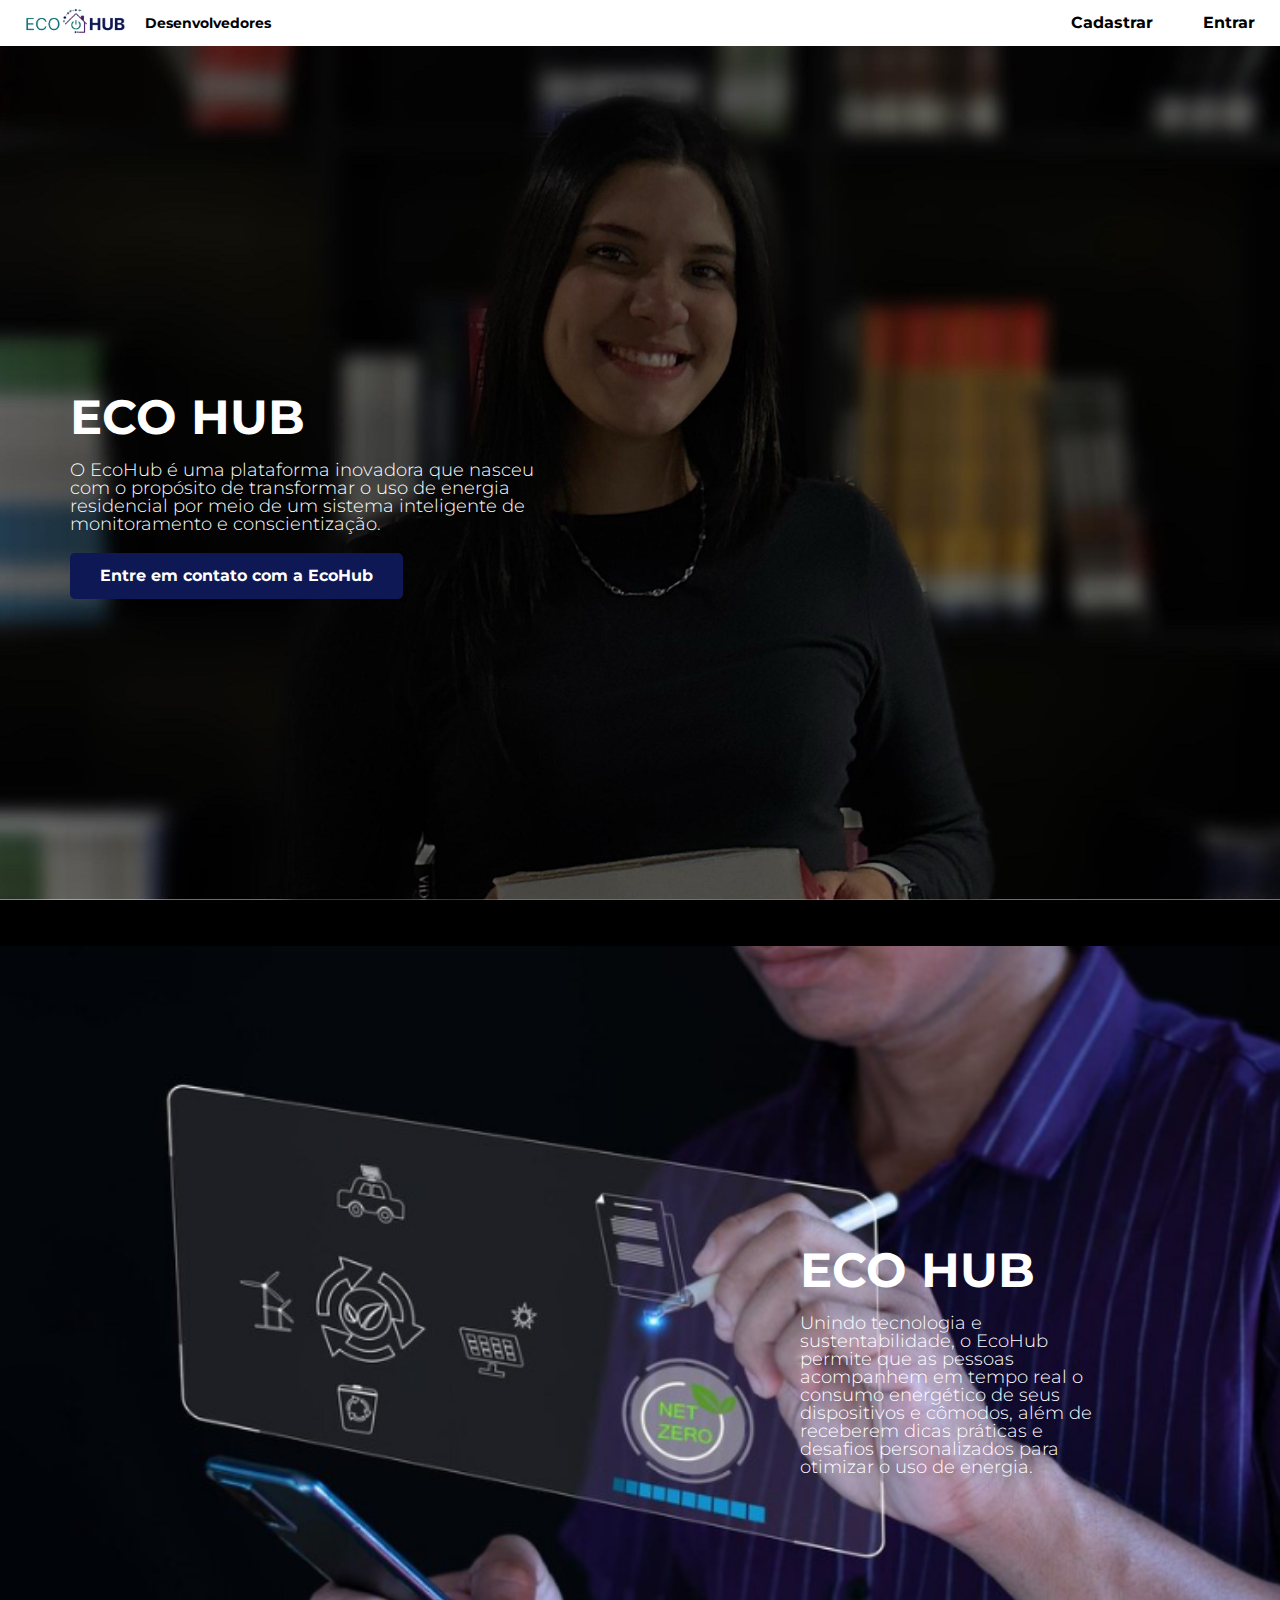
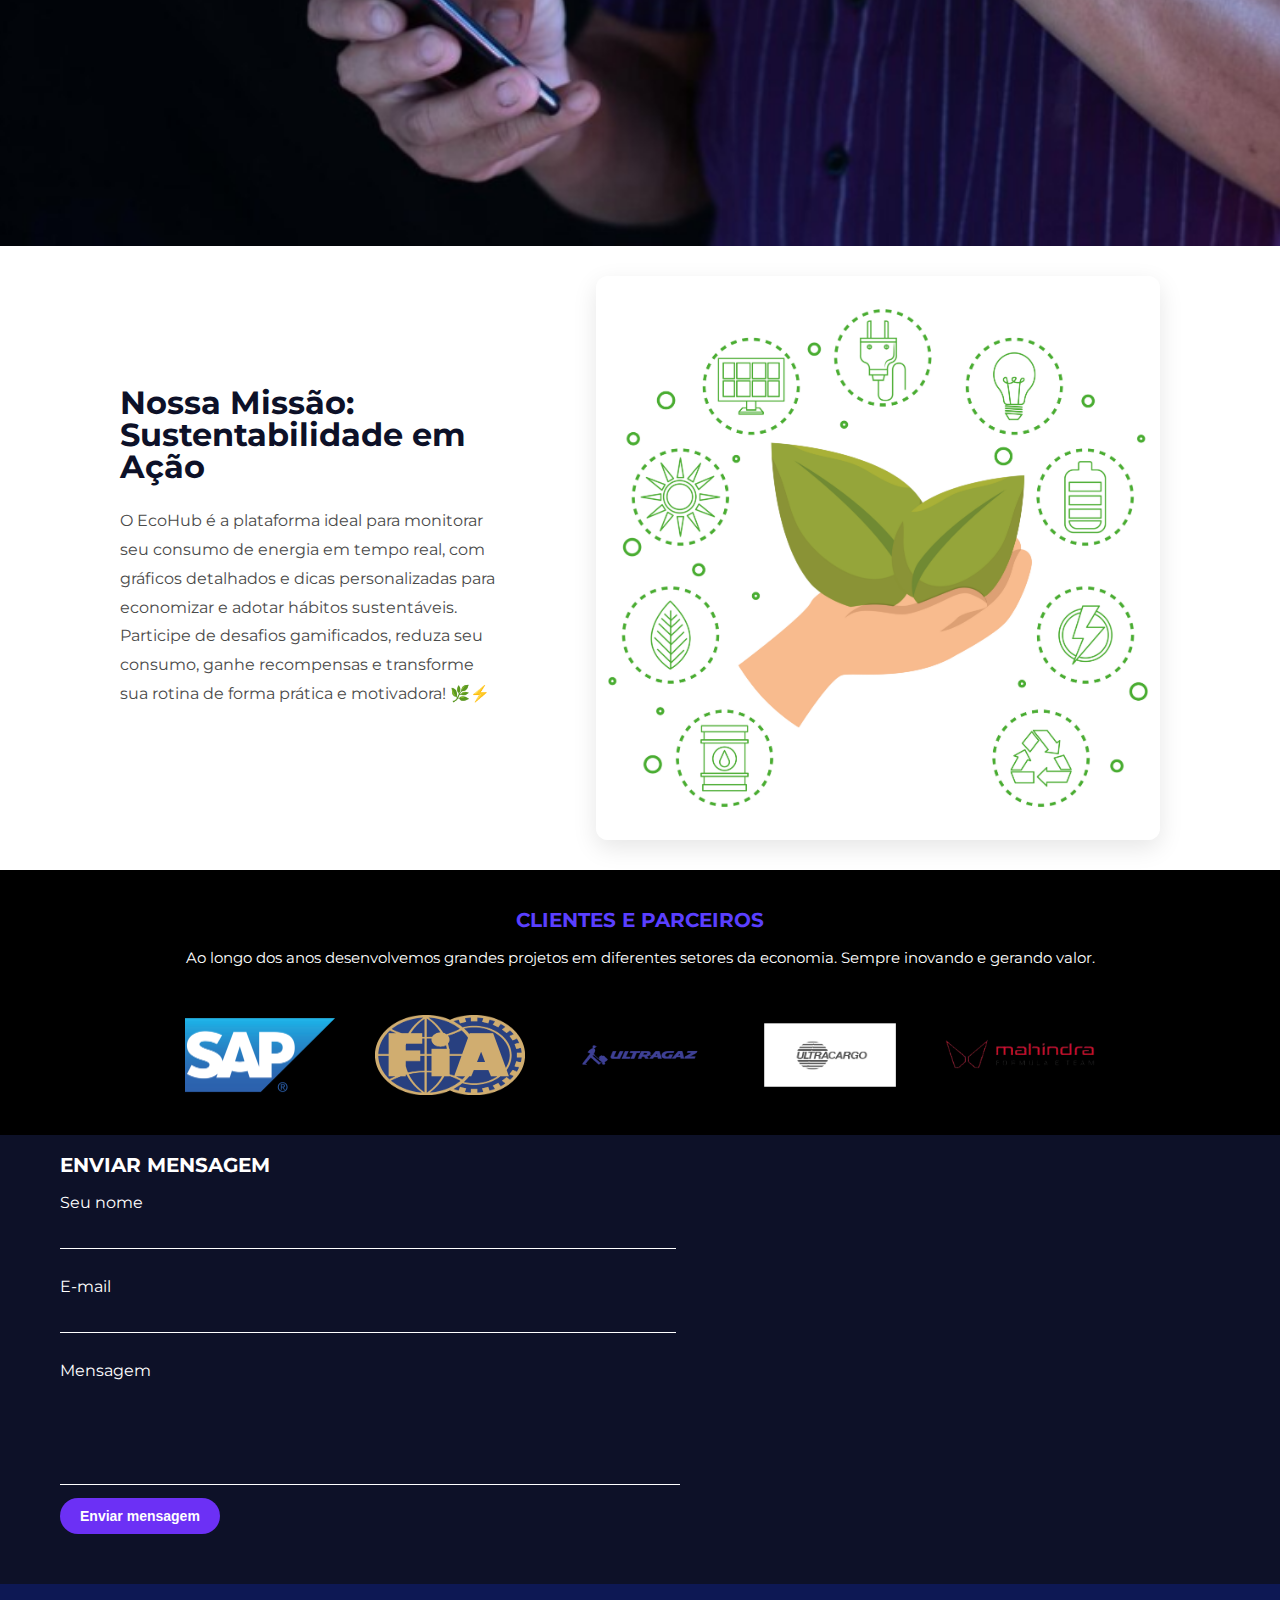
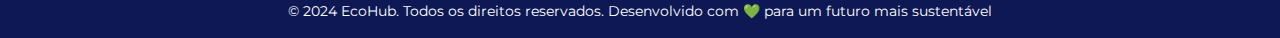
<file: index.html>
<!DOCTYPE html>
<html lang="pt-br">
<head>
    <meta charset="UTF-8">
    <meta name="viewport" content="width=device-width, initial-scale=1.0">
    <title>EcoHub</title>
    <link rel="stylesheet" href="style_ex.css">
    <link rel="stylesheet" href="style_sm.css">
    <link rel="stylesheet" href="style_es.css">
    <link rel="stylesheet" href="reset.css">
    <link href="https://fonts.googleapis.com/css2?family=Montserrat:wght@400;700&display=swap" rel="stylesheet">


</head>
<body>
    <header>
        <div class="navbar">
            <div class="logo">
                <a href="../index.html"><img src="png/sem_circulo.png" alt="EcoHub Logo" width="100px" height="auto"/></a>
                <a id="Desenvolvedores" href="desenvolvedores.html">Desenvolvedores</a>
            </div>
            <div class="nav-actions">
                <div id="SignUp">
                    <a href="Cadastro/cadastro.html">Cadastrar</a>
                </div>
                <div id="Login">
                    <a href="Login/login.html">Entrar</a>
                </div>
            </div>
        </div>
    </header>
    <div class="container" >

        <div class="content">
            <h1>ECO HUB</h1>
            <p>O EcoHub é uma plataforma inovadora que nasceu com o propósito de transformar o uso de energia residencial por meio de um sistema inteligente de monitoramento e conscientização. </p>
            <a href="#formulario" class="btn">Entre em contato com a EcoHub</a>

        </div>
    </div>
    <div class="container1">
        <div class="content1">
            <h1>ECO HUB</h1>
            <p>Unindo tecnologia e sustentabilidade, o EcoHub permite que as pessoas acompanhem em tempo real o consumo energético de seus dispositivos e cômodos, além de receberem dicas práticas e desafios personalizados para otimizar o uso de energia.</p>
        </div>
    </div>

    <div class="containerBranco">
        <div class="texto">
            <h2>Nossa Missão: Sustentabilidade em Ação</h2>
            <p class="missao-texto">O EcoHub é a plataforma ideal para monitorar seu consumo de energia em tempo real, com gráficos detalhados e dicas personalizadas para economizar e adotar hábitos sustentáveis. Participe de desafios gamificados, reduza seu consumo, ganhe recompensas e transforme sua rotina de forma prática e motivadora! 🌿⚡</p>
        </div>
        <div class="imagem">
            <img alt="pngEco" src="png/52913.jpg" id="pngEco">
        </div>
    </div>

    <div class="container2">
        <div class="titulo">CLIENTES E PARCEIROS</div>
        <div class="subtitulo">Ao longo dos anos desenvolvemos grandes projetos em diferentes setores da economia. Sempre inovando e gerando valor.</div>
        <div class="logos">
            <div class="logo-item">
                <img alt="logoSap" src="png/SAP_LOGO.png" width="150"/>
            </div>
            <div class="logo-item">
                <img alt="logoFia" src="png/Logo FIA.png" width="150"/>
            </div>
            <div class="logo-item">
                <img alt="logoUltragaz" src="png/Logo Ultragaz (1).png" width="150"/>
            </div>
            <div class="logo-item">
                <img alt="logoUltracargo" src="png/logo_ultracargo.png" width="150"/>
            </div>
            <div class="logo-item" id="mahindra">
                <img alt="logoMahindra" src="png/th-removebg-preview.png" width="150"/>
            </div>
        </div>
    </div>

    <footer>
        <div class="footer-container">
            <div class="footer-form" id="formulario">
                <h2>ENVIAR MENSAGEM</h2>
                <form>
                    <div>
                        <label for="name">Seu nome</label>
                        <input id="name" name="name" type="text"/>
                    </div>
                    <div>
                        <label for="email">E-mail</label>
                        <input id="email" name="email" type="email"/>
                    </div>
                    <div>
                        <label for="message">Mensagem</label>
                        <textarea id="message" name="message"></textarea>
                        <button type="submit">Enviar mensagem</button>
                    </div>
                </form>
            </div>
        </div>
        
        <div class="footer">
            <div class="footer-content">
                <p>&copy; 2024 EcoHub. Todos os direitos reservados. Desenvolvido com 💚 para um futuro mais sustentável</p>
            </div>
        </div>
    </footer>
    <script src="js/script.js"></script>
</body>
</html>
</file>
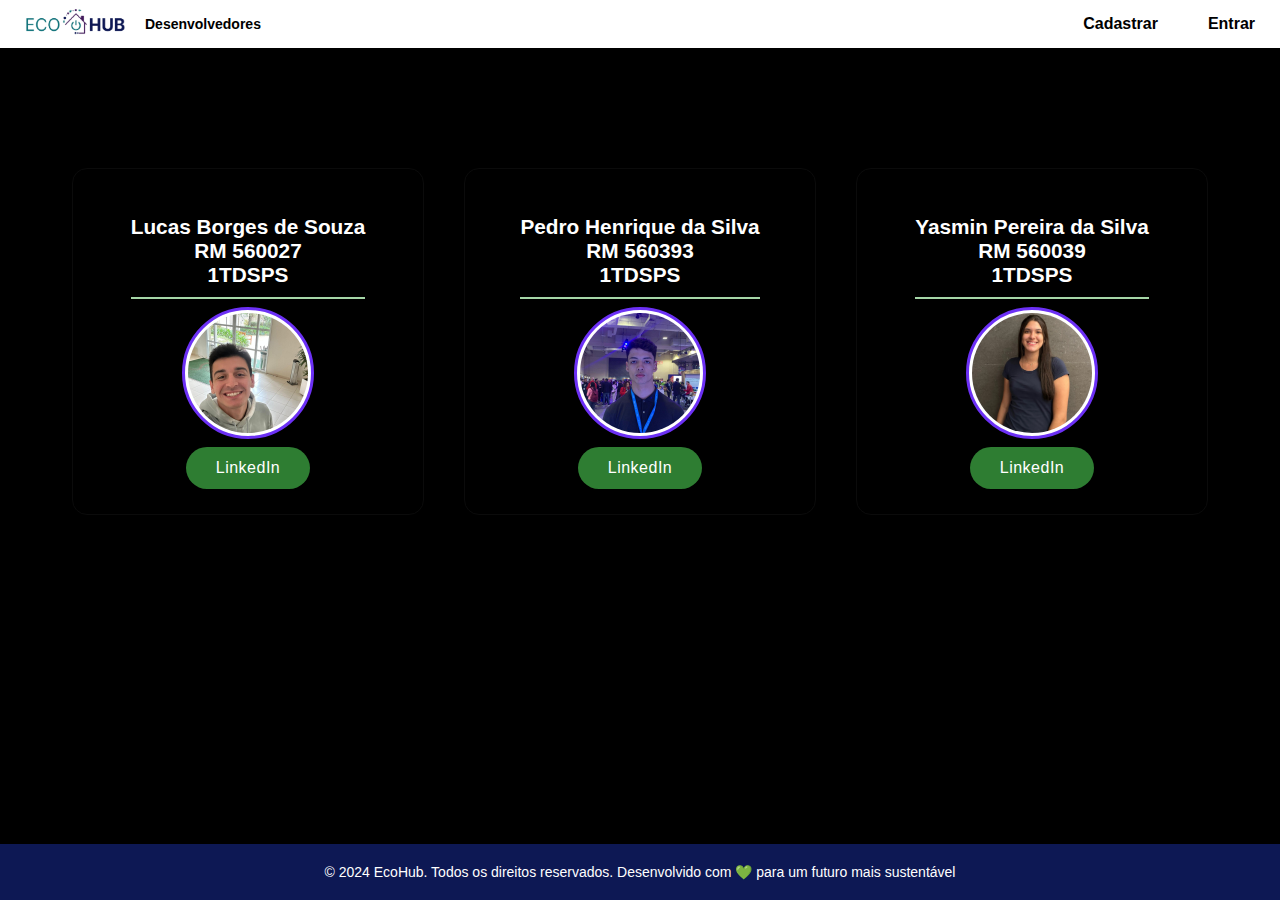
<file: desenvolvedores.html>
<!DOCTYPE html>
<html lang="pt-BR">
<head>
    <meta charset="UTF-8">
    <meta name="viewport" content="width=device-width, initial-scale=1.0">
    <link rel="stylesheet" href="desenvolvedores.css">
    <link rel="stylesheet" href="style_ex.css">
    <link rel="stylesheet" href="style_es.css">
    <link rel="stylesheet" href="style_sm.css">
    <meta name="description" content="Conheça a equipe de desenvolvedores do EcoHub">
    <title>Desenvolvedores</title>
</head>
<body>

    <header>
        <div class="navbar">
            <div class="logo">
                <a href="index.html"><img src="png/sem_circulo.png" alt="EcoHub Logo" width="100px" height="auto"/></a>
                <a id="Desenvolvedores" href="desenvolvedores.html">Desenvolvedores</a>
            </div>
            <div class="nav-actions">
                <div id="SignUp">
                    <a href="Cadastro/cadastro.html">Cadastrar</a>
                </div>
                <div id="Login">
                    <a href="Login/login.html">Entrar</a>
                </div>
            </div>
        </div>
    </header>

    <div class="developers">
        <div class="dev-profile">
            <p class="dev-name">Lucas Borges de Souza<br>
                <strong>RM 560027</strong><br>
                <strong>1TDSPS</strong>
            </p>
            
            <img src="png/LucasFoto.jpg" alt="Desenvolvedor Lucas" class="dev-photo">
            <a href="https://www.linkedin.com/in/lucas-borges-de-souza-21b691235/" class="linkedin-link" >LinkedIn</a>
        </div>
        <div class="dev-profile">
            <p class="dev-name">Pedro Henrique da Silva <br>
                <strong>RM 560393</strong><br>
                <strong>1TDSPS</strong>
            </p>

            <img src="png/Pedrofoto.jpg" alt="Desenvolvedor Pedro" class="dev-photo">
            <a href="https://www.linkedin.com/in/pedrohenrique2004/" class="linkedin-link" >LinkedIn</a>
        </div>
        <div class="dev-profile">
            <p class="dev-name">Yasmin Pereira da Silva<br>
                <strong>RM 560039</strong><br>
                <strong>1TDSPS</strong></p>

            <img src="png/YasminFoto.jpg" alt="Desenvolvedor Yasmin" class="dev-photo">
            <a href="https://www.linkedin.com/in/yasmin-silva-9b28b01a2/" class="linkedin-link">LinkedIn</a>
        </div>
    </div>

            
    <div class="footer" id="footerDesenvolvedores">
        <div class="footer-content">
            <p>&copy; 2024 EcoHub. Todos os direitos reservados. Desenvolvido com 💚 para um futuro mais sustentável</p>
        </div>
    </div>
</body>
</html>
</file>
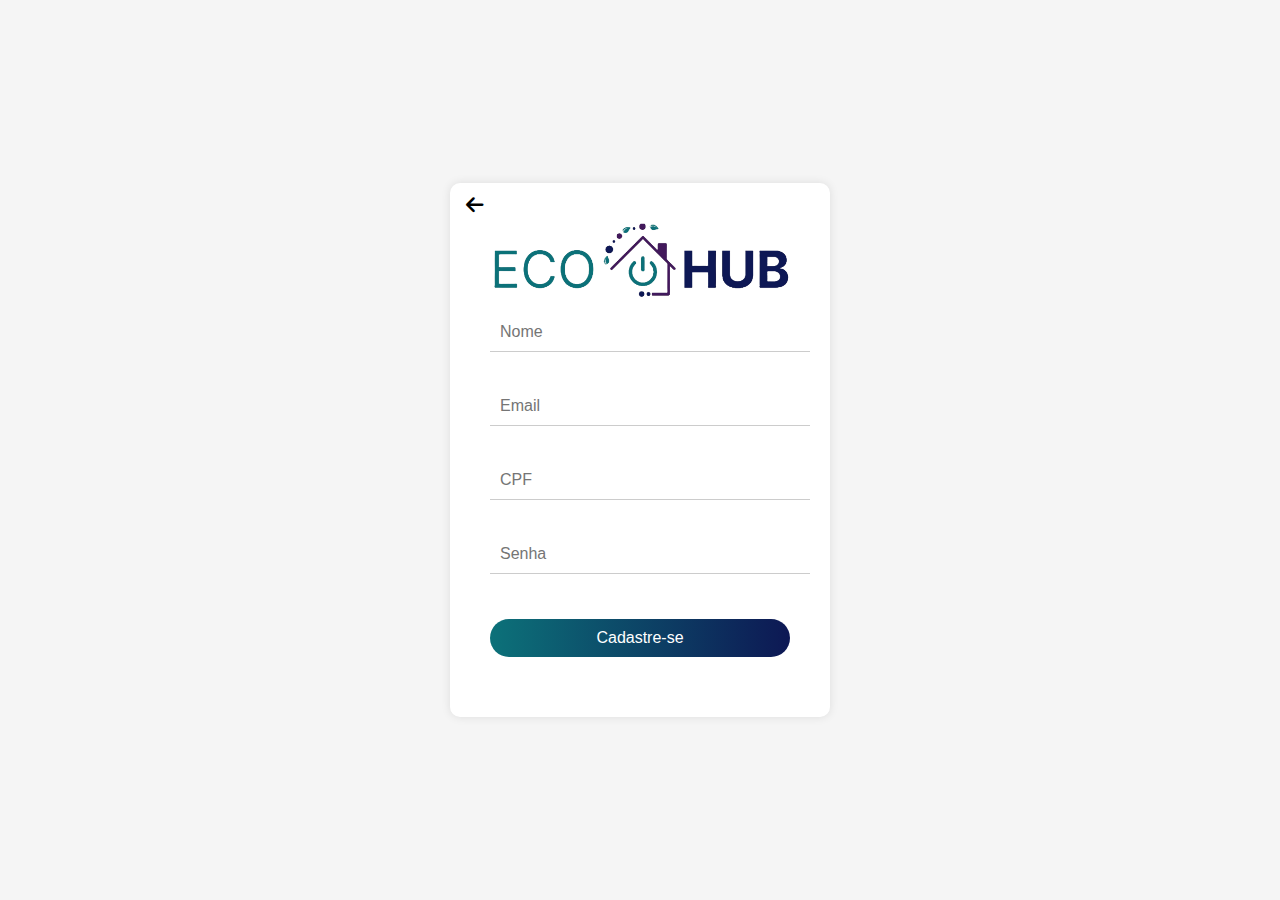
<file: Cadastro/cadastro.html>
<!DOCTYPE html>
<html lang="pt-BR">
<head>
    <meta charset="UTF-8">
    <meta name="viewport" content="width=device-width, initial-scale=1.0">
    <link rel="stylesheet" href="css/style.css">
    <link rel="stylesheet" href="../reset.css">
    <link rel="stylesheet" href="https://cdnjs.cloudflare.com/ajax/libs/font-awesome/6.0.0-beta3/css/all.min.css">
    <title>Cadastro</title>
</head>
<body>
    <div class="cadastro-container">
        <button class="close-btn" onclick="window.history.back()">
            <i class="fas fa-arrow-left"></i>
        </button>
        <div>
            <img src="../png/sem_circulo.png" id="imagem" >
        </div>
        <form id="cadastroForm" action="../Login/login.html">
            <input type="text" id="nome" placeholder="Nome" >
            <input type="email" id="email" placeholder="Email" >
            <input type="text" id="cpf" placeholder="CPF" >
            <input type="password" id="senha" placeholder="Senha" >
            <button type="submit" class="botaoCadastro">Cadastre-se</button>
        </form>
    </div>

    <script src="js/cadastro.js"></script>
</body>
</html>
</file>
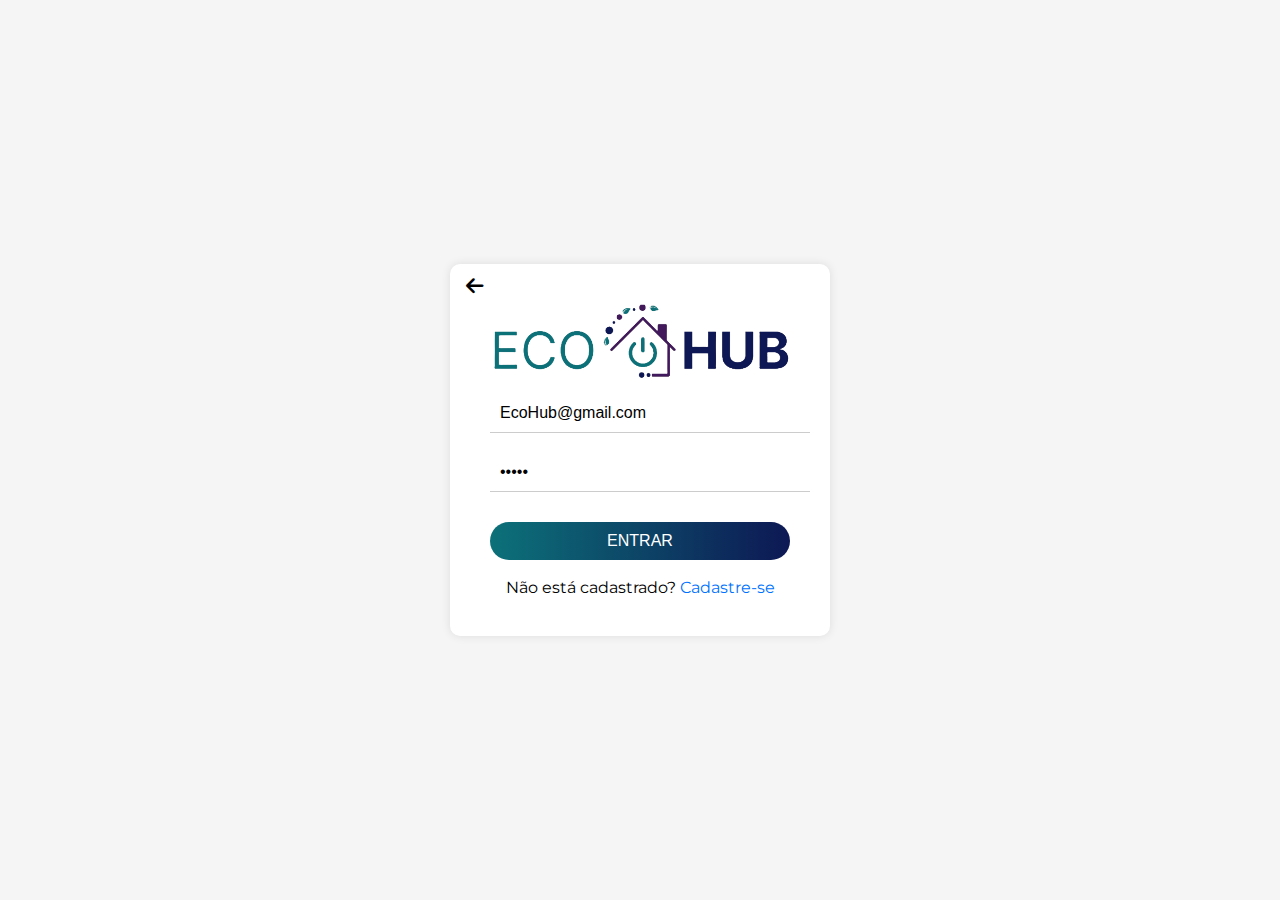
<file: Login/login.html>
<!DOCTYPE html>
<html lang="pt-BR">
<head>
    <meta charset="UTF-8">
    <meta name="viewport" content="width=device-width, initial-scale=1.0">
    <title>Login Page</title>
    <link rel="stylesheet" href="css/style.css">
    <link rel="stylesheet" href="../reset.css">
    <link href="https://fonts.googleapis.com/css2?family=Montserrat:wght@400;700&display=swap" rel="stylesheet">
    <link rel="stylesheet" href="https://cdnjs.cloudflare.com/ajax/libs/font-awesome/6.0.0-beta3/css/all.min.css">
    <script src="js/script.js"></script>
</head>
<body>
    <div class="login-container">
        <button class="close-btn" onclick="voltar()">
            <i class="fas fa-arrow-left"></i>
        </button>
        <div>
            <img src="png/sem_circulo.png" alt="EcoHub Logo" id="imagem" >
        </div>
        <form action="../dashboard/index.html" method="get">
            <input type="email" placeholder="Email" value="EcoHub@gmail.com" required>
            <input type="password" placeholder="Senha" value="12345" required>
            <button type="submit" class="botaoLogin">ENTRAR</button>
        </form>
            <p>Não está cadastrado? <a href="../Cadastro/cadastro.html">Cadastre-se</a></p>
    </div>

    <script>
        function voltar() {
            window.history.back(); // Volta para a página anterior
        }
    </script>
</body>
</html>
</file>
<file: style_ex.css>
/* Extra Large*/
@media (min-width: 900px) {
    body, html {
        margin: 0;
        padding: 0;
        width: 100%;
        height: 100%;
        font-family: 'Montserrat', sans-serif;
        color: white;
        background-color: #000;
    }

    #Desenvolvedores {
        font-size: 14px;
        font-weight: 700;
        color: #000000;
        margin-left: 20px;
        text-decoration: none;
    }

    #Desenvolvedores:hover {
        color: #0d1854;
    }

    .container, .container1 {
        position: relative;
        width: 100%;
        height: 100%;
    }

    .container {
        background: url('png/yasminPng.jpg') no-repeat center center/cover;
        background-attachment: fixed;
    }

    .container1 {
        background: url('png/image.png') no-repeat center center/cover;
    }

    .containerBranco {
        display: flex;
        align-items: center;
        justify-content: space-between;
        padding: 30px 120px;
        background-color: #FFFFFF;
    }

    .texto {
        flex: 0.8;
        padding-right: 80px;
        max-width: 500px;
    }

    .texto h2 {
        font-size: 32px;
        color: #0D1128;
        margin-bottom: 24px;
        font-weight: bold;
    }

    .missao-texto {
        font-size: 16px;
        line-height: 1.8;
        color: #4A4A4A;
        margin-bottom: 20px;
    }

    .imagem {
        flex: 1.2;
        display: flex;
        justify-content: center;
        align-items: center;
        padding-left: 20px;
    }

    #pngEco {
        width: 100%;
        height: auto;
        border-radius: 12px;
        box-shadow: 0 8px 24px rgba(0, 0, 0, 0.1);
        transition: transform 0.3s ease;
        min-width: 400px;
    }

    #pngEco:hover {
        transform: scale(1.02);
    }

    .overlay {
        position: absolute;
        top: 0;
        left: 0;
        width: 100%;
        height: 100%;
        background: rgba(0, 0, 0, 0.5);
    }

    .navbar {
        display: flex;
        justify-content: space-between;
        align-items: center;
        padding: 5px;
        background-color: #FFFFFF;
    }

    .navbar .logo {
        display: flex;
        align-items: center;
    }

    .logo {
        margin-left: 20px;
    }

    .content, .content1 {
        position: absolute;
        top: 50%;
        text-align: left;
    }

    .content {
        left: 25%;
        transform: translate(-50%, -50%);
    }

    .content1 {
        left: 75%;
        transform: translate(-50%, -60%);
    }

    .content h1, .content1 h1 {
        font-size: 48px;
        font-weight: 700;
        margin: 0;
    }

    .content p, .content1 p {
        font-size: 18px;
        font-weight: 300;
        margin: 20px 0;
        max-width: 500px;
    }

    .btn {
        display: inline-block;
        padding: 15px 30px;
        background: #0d1854;
        color: white;
        text-decoration: none;
        border-radius: 5px;
        font-weight: 700;
        transition: background-color 0.3s;
    }

    .btn:hover {
        background: linear-gradient(to right, #0d1854, #0c7179);
    }

    .nav-actions {
        display: flex;
    }

    #Login, #SignUp {
        margin-left: 10px;
        padding: 10px 20px;
        border-radius: 8px;
        color: black;
        font-weight: bold;
        text-align: center;
        cursor: pointer;
        transition: background-color 0.3s, transform 0.2s;
    }

    #Login:hover, #SignUp:hover {
        transform: scale(1.05);
    }

    #Login a, #SignUp a {
        color: inherit;
        text-decoration: none;
        font-size: 16px;
        display: block;
    }

    .container2 {
        padding: 40px 0;
    }

    .titulo, .subtitulo {
        text-align: center;
        margin-bottom: 20px;
    }

    .titulo {
        color: #5A3FFF;
        font-size: 20px;
        font-weight: 700;
    }

    .subtitulo {
        color: #FFFFFF;
        font-size: 15px;
        margin-bottom: 50px;
    }

    .logos {
        display: flex;
        flex-wrap: wrap;
        justify-content: center;
        gap: 40px;
    }

    .logo-item {
        display: flex;
        align-items: center;
        justify-content: center;
        height: 80px;
        transition: 0.5s;
    }

    .logo-item img {
        max-height: 100%;
        max-width: 100%;
    }

    footer {
        background-color: #0D1128;
        color: #FFFFFF;
        padding: 40px 0;
    }

    .footer-container {
        display: flex;
        justify-content: space-between;
        align-items: center;
        max-width: 1200px;
        margin: 0 auto;
    }

    .footer-form {
        width: 50%;
        padding: 20px;
    }

    .footer-form h2 {
        font-size: 20px;
        margin-bottom: 20px;
        font-weight: bold;
    }

    .footer-form label {
        display: block;
        margin: 20px 0 5px;
    }

    .footer-form input, .footer-form textarea {
        width: 100%;
        padding: 8px;
        margin-bottom: 10px;
        border: none;
        border-bottom: 1px solid #FFFFFF;
        background-color: #0D1128;
        color: #FFFFFF;
        font-size: 14px;
    }

    .footer-form textarea {
        resize: none;
        height: 80px;
        padding: 10px;
    }

    .footer-form button {
        background-color: #6C30F5;
        color: #FFFFFF;
        border: none;
        padding: 10px 20px;
        font-size: 14px;
        border-radius: 20px;
        cursor: pointer;
        font-weight: bold;
        transition: background-color 0.3s ease;
    }

    .footer-form button:hover {
        background-color: #1b5e20;
    }

    .footer-image {
        width: 40%;
    }

    .footer-image img {
        width: 100%;
        border-radius: 10px;
        object-fit: cover;
    }

    .footer {
        background-color: #0D1854;
        padding: 20px 0;
        margin-top: 30px;
        color: white;
        font-size: 14px;
    }

    .footer-content {
        text-align: center;
    }

    .footer-content p {
        margin: 0;
    }

    .sobre-nos {
        display: flex;
        align-items: center;
        background-color: #E8F5E9;
        padding: 20px;
        border-radius: 10px;
        margin: 20px 0;
    }

    .sobre-nos .texto {
        flex: 1;
        color: #2E7D32;
        padding-right: 20px;
    }

    .sobre-nos h2 {
        font-size: 28px;
        margin-bottom: 10px;
    }

    .sobre-nos p {
        font-size: 18px;
        line-height: 1.6;
    }

    .sobre-nos .imagem {
        flex: 1;
        text-align: right;
    }

    .sobre-nos img {
        max-width: 90%;
        border-radius: 10px;
    }

    .developers-section {
        padding: 40px 0;
        text-align: center;
        background-color: #0D1128;
    }

    .developers-section h3 {
        margin-bottom: 30px;
        font-size: 24px;
        color: #FFFFFF;
    }

    .developers {
        display: flex;
        justify-content: center;
        gap: 40px;
        flex-wrap: wrap;
        max-width: 1200px;
        margin: 0 auto;
    }

    .dev-profile {
        display: flex;
        flex-direction: column;
        align-items: center;
        text-align: center;
    }

    .dev-name {
        margin-bottom: 8px;
        font-weight: bold;
        color: #FFFFFF;
    }

    .dev-photo {
        width: 120px;
        height: 120px;
        border-radius: 50%;
        object-fit: cover;
        margin-bottom: 8px;
        border: 3px solid #6C30F5;
    }

    #footerDesenvolvedores {
        position: fixed;
        bottom: 0;
        width: 100%;
    }
}

@media (min-width: 900px) and (max-width: 1100px) {
    .content, .content1 {
        max-width: 400px;
    }

    .content {
        left: 30%;
    }

    .content1 {
        left: 70%;
    }

    .content h1, .content1 h1 {
        font-size: 36px;
    }

    .content p, .content1 p {
        font-size: 16px;
        max-width: 300px;
    }
}
</file>
<file: style_sm.css>
/* Small advices*/

@media (min-width: 600px) and (max-width: 899px) {

    body, html {
        margin: 0;
        padding: 0;
        width: 100%;
        height: 100%;
        font-family:'Montserrat', sans-serif;
        color: white;
        background-color: #000;
    }

    #Desenvolvedores{
        font-family:'Montserrat', sans-serif;
        font-size: 14px;
        font-weight: 700;
        color: #000000;
        margin-left: 20px;
        text-decoration: none;
    }

    #Desenvolvedores:hover{
        color: #0d1854;
    }

    .container, .container1 {
        position: relative;
        width: 100%;
        height: 100%;
    }

    .container {
        background: url('png/yasminPng.jpg') no-repeat center center/cover;
        background-attachment: fixed;
    }

    .container1 {
        background: url('png/image.png') no-repeat center center/cover;
    }

    .overlay {
        position: absolute;
        top: 0;
        left: 0;
        width: 100%;
        height: 100%;
        background: rgba(0, 0, 0, 0.5);
    }

    .navbar {
        display: flex;
        justify-content: space-between;
        align-items: center;
        padding: 5px;
        background-color:#FFFFFF;

    }

    .navbar .logo {
        display: flex;
        align-items: center;
    }

    
    .logo{
        margin-left: 20px;
    }


    .content, .content1 {
        position: absolute;
        top: 50%;
        text-align: left;
    }

    .content {
        left: 40%;
        transform: translate(-50%, -50%);
    }

    .content1 {
        left: 60%;
        transform: translate(-50%, -50%);
    }

    .content h1, .content1 h1 {
        font-size: 48px;
        font-weight: 700;
        margin: 0;
    }

    .content p, .content1 p {
        font-size: 18px;
        font-weight: 300;
        margin: 20px 0;
        max-width: 500px;
    }


    .btn {
        display: inline-block;
        padding: 15px 30px;
        background: #0d1854;
        color: white;
        text-decoration: none;
        border-radius: 5px;
        font-weight: 700;
        transition: background-color 0.3s;
    }

    .btn:hover {
        background: linear-gradient(to right, #0d1854, #0c7179);
    }

    .nav-actions {
        display: flex;
    }

    #Login, #SignUp {
        margin-left: 10px;
        padding: 10px 20px;
        border-radius: 8px;
        color: black;
        font-weight: bold;
        text-align: center;
        cursor: pointer;
        transition: background-color 0.3s, transform 0.2s;
    }

    #Login:hover, #SignUp:hover {
        transform: scale(1.05);
    }

    #Login a, #SignUp a {
        color: inherit;
        text-decoration: none;
        font-size: 16px;
        display: block;
        font-family:'Montserrat', sans-serif;
    }

    .container2 {
        padding: 40px 0;
    }

    .titulo, .subtitulo {
        text-align: center;
        margin-bottom: 20px;
    }

    .titulo {
        color: #5A3FFF;
        font-size: 20px;
        font-weight: 700;
    }

    .subtitulo {
        color: #FFFFFF;
        font-size: 15px;
        margin-bottom: 50px;
    }

    .logos {
        display: flex;
        flex-wrap: wrap;
        justify-content: center;
        gap: 40px;
    }

    .logo-item {
        display: flex;
        align-items: center;
        justify-content: center;
        height: 80px;
    }

    .logo-item img {
        max-height: 100%;
        max-width: 100%;
    }


    footer {
        background-color: #0D1128;
        color: #FFFFFF;
        padding: 40px 0;
    }

    .footer-container {
        display: flex;
        justify-content: space-between;
        align-items: center;
        max-width: 1200px;
        margin: 0 auto;
        font-family:'Montserrat', sans-serif;
    }

    .footer-form {
        width: 50%;
        padding: 20px;
        font-family:'Montserrat', sans-serif;
        
    }

    .footer-form h2 {
        font-size: 20px;
        margin-bottom: 10px;
        font-weight: bold;
    }

    .footer-form label {
        display: block;
        margin: 10px 0 5px;
    }

    .footer-form input, .footer-form textarea {
        width: 100%;
        padding: 8px;
        margin-bottom: 10px;
        border: none;
        border-bottom: 1px solid #FFFFFF;
        background-color: #0D1128;
        color: #FFFFFF;
        font-size: 14px;
    }

    .footer-form textarea {
        resize: none;
        height: 80px;
    }

    .footer-form button {
        background-color: #6C30F5;
        color: #FFFFFF;
        font-family:'Montserrat', sans-serif;
        border: none;
        padding: 10px 20px;
        font-size: 14px;
        border-radius: 20px;
        cursor: pointer;
    }
    
    .footer-form button:hover {
        background-color: #1b5e20;
    }


    .footer-image {
        width: 40%;
    }

    .footer-image img {
        width: 100%;
        border-radius: 10px;
        object-fit: cover;
    }

    .footer {
        background-color: #0D1854;
        padding: 20px 0;
        margin-top: 30px;
        color: white;
        font-size: 14px;
    }

    .footer-content {
        text-align: center;
    }

    .footer-content p {
        margin: 0;
        padding: 0 20px;  
    }

    .containerBranco {
        display: flex;
        align-items: center;
        justify-content: space-between;
        padding: 50px 20px;
        background-color: #FFFFFF;
    }

    .texto {
        flex: 1;
        padding-right: 60px;
        max-width: 600px;
    }

    .texto h2 {
        font-size: 32px;
        color: #0D1128;
        margin-bottom: 24px;
        font-weight: bold;
    }

    .missao-texto {
        font-size: 16px;
        line-height: 1.6;
        color: #4A4A4A;
        margin-bottom: 20px;
    }

    .imagem {
        flex: 1;
        display: flex;
        justify-content: center;
        align-items: center;
    }

    #pngEco {
        max-width: 100%;
        height: auto;
        border-radius: 12px;
        box-shadow: 0 8px 24px rgba(0, 0, 0, 0.1);
        transition: transform 0.3s ease;
    }

    #pngEco:hover {
        transform: scale(1.02);
    }


    .developers-section {
        padding: 40px 0;
        text-align: center;
        background-color: #0D1128;
    }

    .developers-section h3 {
        margin-bottom: 30px;
        font-size: 22px;  
        color: #FFFFFF;
    }

    .developers {
        display: flex;
        justify-content: center;
        gap: 30px;  
        flex-wrap: wrap;
        max-width: 1000px;  
        margin: 0 auto;
    }

    .dev-profile {
        display: flex;
        flex-direction: column;
        align-items: center;
        text-align: center;
    }

    .dev-name {
        margin-bottom: 8px;
        font-weight: bold;
        color: #FFFFFF;
        font-size: 14px;  
    }

    .dev-photo {
        width: 100px;  
        height: 100px; 
        border-radius: 50%;
        object-fit: cover;
        margin-bottom: 8px;
        border: 3px solid #6C30F5;
    }

    .linkedin-link {
        color: #FFFFFF;
        text-decoration: none;
        font-size: 0.9em;
        transition: all 0.3s ease;
    }

    .linkedin-link:hover {
        color: #6C30F5;
        text-decoration: underline;
        transform: translateY(-2px);
    }

    .footer {
        background-color: #0D1854;
        padding: 20px 0;
        margin-top: 30px;
        color: white;
        font-size: 14px;
    }

    .footer-content {
        text-align: center;
    }

    .footer-content p {
        margin: 0;
        padding: 0 20px;  
    }
}
</file>
<file: style_es.css>
/* Extra Small */
@media (max-width: 599px) {
    body, html {
        margin: 0;
        padding: 0;
        width: 100%;
        height: 100%;
        font-family: 'Montserrat', sans-serif;
        color: white;
        background-color: #000;
    }

    #Desenvolvedores {
        font-size: 14px;
        font-weight: 700;
        color: #000000;
        margin-left: 20px;
        text-decoration: none;
    }

    #Desenvolvedores:hover {
        color: #0d1854;
    }

    .container, .container1 {
        position: relative;
        width: 100%;
        height: 100%;
    }

    .container {
        background: url('png/yasminPng.jpg') no-repeat center center/cover;
        background-attachment: fixed;
    }

    .container1 {
        background: url('png/image.png') no-repeat center center/cover;
    }

    .overlay {
        position: absolute;
        top: 0;
        left: 0;
        width: 100%;
        height: 100%;
        background: rgba(0, 0, 0, 0.5);
    }

    .navbar {
        display: flex;
        justify-content: space-between;
        align-items: center;
        padding: 5px;
        background-color: #FFFFFF;
    }

    .navbar .logo {
        display: flex;
        align-items: center;
    }

    .content, .content1 {
        position: absolute;
        top: 50%;
        left: 40%;
        transform: translate(-50%, -50%);
        text-align: left;
    }

    .content h1, .content1 h1 {
        font-size: 48px;
        font-weight: 700;
        margin: 0;
    }

    .content p, .content1 p {
        font-size: 18px;
        font-weight: 300;
        margin: 20px 0;
        max-width: 500px;
    }

    .btn {
        display: inline-block;
        padding: 15px 30px;
        background: #0d1854;
        color: white;
        text-decoration: none;
        border-radius: 5px;
        font-weight: 700;
        transition: background-color 0.3s;
    }

    .btn:hover {
        background: linear-gradient(to right, #0d1854, #0c7179);
    }

    .nav-actions {
        display: flex;
    }

    #Login, #SignUp {
        margin-left: 10px;
        padding: 10px 20px;
        border-radius: 8px;
        color: black;
        font-weight: bold;
        text-align: center;
        cursor: pointer;
        transition: background-color 0.3s, transform 0.2s;
    }

    #Login:hover, #SignUp:hover {
        transform: scale(1.05);
    }

    #Login a, #SignUp a {
        color: inherit;
        text-decoration: none;
        font-size: 16px;
        display: block;
    }

    .container2 {
        padding: 40px 0;
    }

    .titulo {
        color: #5A3FFF;
        font-size: 20px;
        font-weight: 700;
        margin-bottom: 20px;
        text-align: center;
    }

    .subtitulo {
        color: #FFFFFF;
        font-size: 15px;
        margin-bottom: 50px;
        text-align: center;
    }

    .logos {
        display: flex;
        flex-wrap: wrap;
        justify-content: center;
        gap: 40px;
    }

    .logo-item {
        display: flex;
        align-items: center;
        justify-content: center;
        height: 80px;
    }

    .logo-item img {
        max-height: 100%;
        max-width: 100%;
    }

    footer {
        background-color: #0D1128;
        color: #FFFFFF;
        padding: 40px 0;
    }

    .footer-container {
        display: flex;
        justify-content: space-between;
        align-items: center;
        max-width: 1200px;
        margin: 0 auto;
    }

    .footer-form {
        width: 50%;
        padding: 20px;
    }

    .footer-form h2 {
        font-size: 20px;
        margin-bottom: 10px;
        font-weight: bold;
    }

    .footer-form label {
        display: block;
        margin: 10px 0 5px;
    }

    .footer-form input, .footer-form textarea {
        width: 100%;
        padding: 8px;
        margin-bottom: 10px;
        border: none;
        border-bottom: 1px solid #FFFFFF;
        background-color: #0D1128;
        color: #FFFFFF;
        font-size: 14px;
    }

    .footer-form textarea {
        resize: none;
        height: 80px;
    }

    .footer-form button {
        background-color: #6C30F5;
        color: #FFFFFF;
        border: none;
        padding: 10px 20px;
        font-size: 12px;
        border-radius: 20px;
        cursor: pointer;
    }
    
    .footer-form button:hover {
        background-color: #1b5e20;
    }

    .footer-image {
        width: 40%;
    }

    .footer-image img {
        width: 100%;
        border-radius: 10px;
        object-fit: cover;
    }

    .footer {
        background-color: #0D1854;
        padding: 20px 0;
        margin-top: 30px;
        color: white;
        font-size: 14px;
    }

    .footer-content {
        text-align: center;
    }

    .footer-content p {
        margin: 0;
    }

    .containerBranco {
        display: flex;
        align-items: center;
        justify-content: space-between;
        padding: 30px 15px;
        background-color: #FFFFFF;
        gap: 10px;
    }

    .texto {
        flex: 0.6;
        padding-right: 20px;
        max-width: 400px;
        text-align: left;
    }

    .texto h2 {
        font-size: 24px;
        color: #0D1128;
        margin-bottom: 15px;
        font-weight: bold;
    }

    .missao-texto {
        font-size: 14px;
        line-height: 1.5;
        color: #4A4A4A;
        margin-bottom: 15px;
    }

    .imagem {
        flex: 0.8;
        display: flex;
        justify-content: center;
        align-items: center;
    }

    #pngEco {
        max-width: 100%;
        height: auto;
        border-radius: 12px;
        box-shadow: 0 8px 24px rgba(0, 0, 0, 0.1);
        transition: transform 0.3s ease;
    }

    #pngEco:hover {
        transform: scale(1.02);
    }

    .developers-section {
        padding: 40px 0;
        text-align: center;
        background-color: #0D1128;
    }

    .developers-section h3 {
        margin-bottom: 30px;
        font-size: 24px;
        color: #FFFFFF;
    }

    .developers {
        display: flex;
        justify-content: center;
        gap: 40px;
        flex-wrap: wrap;
        max-width: 1200px;
        margin: 0 auto;
    }

    .dev-profile {
        display: flex;
        flex-direction: column;
        align-items: center;
        text-align: center;
    }

    .dev-name {
        margin-bottom: 8px;
        font-weight: bold;
        color: #FFFFFF;
    }

    .dev-photo {
        width: 120px;
        height: 120px;
        border-radius: 50%;
        object-fit: cover;
        margin-bottom: 8px;
        border: 3px solid #6C30F5;
    }

    .linkedin-link {
        color: #FFFFFF;
        text-decoration: none;
        font-size: 0.9em;
        transition: all 0.3s ease;
    }

    .linkedin-link:hover {
        color: #6C30F5;
        text-decoration: underline;
        transform: translateY(-2px);
    }
}
</file>
<file: desenvolvedores.css>
body {
    font-family: 'Arial', sans-serif;
    background-color: #f0f7f0;
    margin: 0;
    padding: 20px;
    min-height: 100vh;
}

.developers {
    display: flex;
    justify-content: center;
    flex-wrap: wrap;
    gap: 30px;
    max-width: 1200px;
    margin: 50px auto;
    padding: 20px;
}

.dev-profile {
    margin-top: 100px;
    background-color: #000;
    border-radius: 15px;
    padding: 25px;
    text-align: center;
    box-shadow: 0 4px 15px rgba(0, 0, 0, 0.08);
    transition: all 0.3s ease;
    width: 300px;
    border: 1px solid #0b0b0b;
    animation: fadeIn 0.8s ease-out;
}

.dev-profile:hover {
    transform: translateY(-5px);
    box-shadow: 0 6px 20px rgba(76, 175, 80, 0.15);
}

.dev-name {
    font-size: 1.3em;
    font-weight: 600;
    color: #2e7d32;
    margin-bottom: 15px;
    padding-bottom: 10px;
    border-bottom: 2px solid #a5d6a7;
}

.dev-photo {
    width: 200px;
    height: 200px;
    border-radius: 50%;
    object-fit: cover;
    margin-bottom: 20px;
    border: 4px solid #4caf50;
    padding: 3px;
    background-color: white;
}

.linkedin-link {
    display: inline-block;
    padding: 12px 30px;
    background-color: #2e7d32;
    color: white;
    text-decoration: none;
    border-radius: 25px;
    transition: all 0.3s ease;
    font-weight: 500;
    letter-spacing: 0.5px;
    box-shadow: 0 2px 5px rgba(0, 0, 0, 0.1);
}

.linkedin-link:hover {
    background-color: #1b5e20;
    box-shadow: 0 4px 10px rgba(0, 0, 0, 0.2);
    transform: translateY(-2px);
}
</file>
<file: Cadastro/css/style.css>
body {
    display: flex;
    justify-content: center;
    align-items: center;
    height: 100vh;
    margin: 0;
    font-family: Arial, sans-serif;
    background-color: #f5f5f5;
}

.cadastro-container {
    position: relative;
    background-color: white;
    padding: 40px;
    border-radius: 10px;
    box-shadow: 0 0 10px rgba(0, 0, 0, 0.1);
    text-align: center;
    width: 300px;
}

.cadastro-container img {
    width: 50px;
    height: 50px;
}

.cadastro-container h1 {
    font-size: 24px;
    margin-bottom: 20px;
}

.cadastro-container input[type="email"],
.cadastro-container input[type="password"],
.cadastro-container input[type="text"] {
    width: 100%;
    padding: 10px;
    margin: 10px 0;
    border: none;
    border-bottom: 1px solid #ccc;
    font-size: 16px;
}

.cadastro-container input[type="email"]:focus,
.cadastro-container input[type="password"]:focus,
.cadastro-container input[type="text"]:focus {
    outline: none;
    border-bottom: 1px solid #000;
}

.botaoCadastro {
    width: 100%;
    padding: 10px;
    margin: 20px 0;
    border: none;
    border-radius: 25px;
    background: linear-gradient(to right, #0c7179, #0d1854);
    color: white;
    font-size: 16px;
    cursor: pointer;
}

.botaoCadastro:hover {
    background: linear-gradient(to right, #0d1854, #0c7179);
}

.cadastro-container a {
    color: #0072ff;
    text-decoration: none;
}

.cadastro-container a:hover {
    text-decoration: underline;
}

#imagem {
    width: 100%;
    height: auto;
}

label {
    float: left;
}

.close-btn {
    position: absolute;
    top: 10px;
    left: 10px;
    background: none;
    border: none;
    font-size: 20px;
    cursor: pointer;
    color: #000;
}

.close-btn:hover {
    color: #ff11009c;
}

.input-container {
    position: relative;
    width: 100%;
    margin-bottom: 15px;
}

.error-message {
    position: absolute;
    left: 0;
    bottom: -20px;
    width: 100%;
}

#cadastroForm input {
    margin-bottom: 25px;
}
</file>
<file: Login/css/style.css>
body {
    display: flex;
    justify-content: center;
    align-items: center;
    height: 100vh;
    margin: 0;
    background-color: #f5f5f5;
    font-family: 'Montserrat', sans-serif;
}

.login-container {
    position: relative;
    background-color: white;
    padding: 40px;
    border-radius: 10px;
    box-shadow: 0 0 10px rgba(0, 0, 0, 0.1);
    text-align: center;
    width: 300px;
}

.login-container img {
    width: 50px;
    height: 50px;
}

.login-container h1 {
    font-size: 24px;
    margin-bottom: 20px;
}

.login-container input[type="email"],
.login-container input[type="password"] {
    width: 100%;
    padding: 10px;
    margin: 10px 0;
    border: none;
    border-bottom: 1px solid #ccc;
    font-size: 16px;
}

.login-container input[type="email"]:focus,
.login-container input[type="password"]:focus {
    outline: none;
    border-bottom: 1px solid #000;
}

.botaoLogin {
    width: 100%;
    padding: 10px;
    margin: 20px 0;
    border: none;
    border-radius: 25px;
    background: linear-gradient(to right, #0c7179, #0d1854);
    color: white;
    font-size: 16px;
    cursor: pointer;
}

.botaoLogin:hover {
    background: linear-gradient(to right, #0d1854, #0c7179);
}

.login-container a {
    color: #0072ff;
    text-decoration: none;
}

.login-container a:hover {
    text-decoration: underline;
}

#imagem {
    width: 100%;
    height: auto;
}

.close-btn {
    position: absolute;
    top: 10px;
    left: 10px;
    background: none;
    border: none;
    font-size: 20px;
    cursor: pointer;
    color: #000;
}

.close-btn:hover {
    color: #ff11009c;
}
</file>
